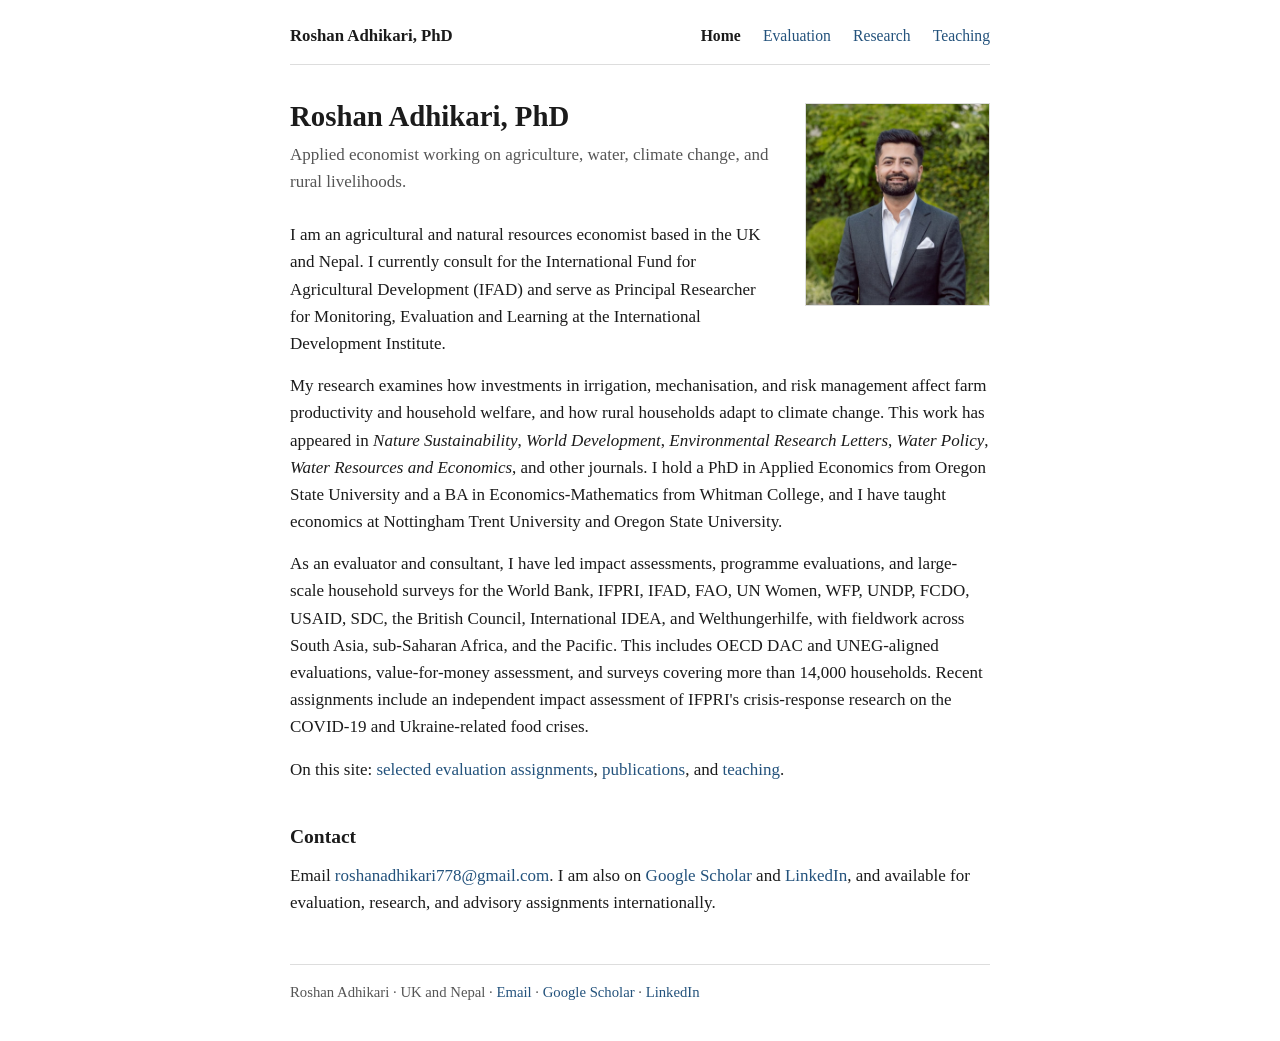
<file: index.html>
<!DOCTYPE html>
<html lang="en">
<head>
  <meta charset="utf-8">
  <meta name="viewport" content="width=device-width, initial-scale=1">
  <title>Roshan Adhikari, PhD</title>
  <meta name="description" content="Roshan Adhikari is an applied economist working on agriculture, water, climate change, and rural livelihoods. Research and evaluation for the World Bank, IFAD, and UN agencies.">
  <meta name="author" content="Roshan Adhikari">
  <link rel="canonical" href="https://www.roshanadhikari.com/">
  <meta property="og:title" content="Roshan Adhikari, PhD">
  <meta property="og:description" content="Applied economist. Research and evaluation on agriculture, water, climate change, and rural livelihoods.">
  <meta property="og:url" content="https://www.roshanadhikari.com/">
  <meta property="og:type" content="website">
  <meta property="og:image" content="https://www.roshanadhikari.com/headshot.jpg">
  <link rel="stylesheet" href="style.css?v=2">
  <script type="application/ld+json">
  {
    "@context": "https://schema.org",
    "@type": "Person",
    "name": "Roshan Adhikari",
    "honorificSuffix": "PhD",
    "url": "https://www.roshanadhikari.com",
    "image": "https://www.roshanadhikari.com/headshot.jpg",
    "jobTitle": "Applied Economist",
    "email": "mailto:roshanadhikari778@gmail.com",
    "alumniOf": [
      {"@type": "CollegeOrUniversity", "name": "Oregon State University"},
      {"@type": "CollegeOrUniversity", "name": "Whitman College"}
    ],
    "worksFor": [
      {"@type": "Organization", "name": "International Fund for Agricultural Development (IFAD)"},
      {"@type": "Organization", "name": "International Development Institute"}
    ],
    "knowsAbout": ["agricultural economics", "irrigation", "water resources", "climate change adaptation", "impact evaluation", "monitoring and evaluation", "rural development"],
    "sameAs": [
      "https://scholar.google.com/citations?user=9RHZ2VkAAAAJ&hl=en",
      "https://www.linkedin.com/in/roshan-adhikari-90b43949/"
    ]
  }
  </script>
</head>
<body>
<div class="page">

<header>
  <div class="site-name"><a href="index.html">Roshan Adhikari, PhD</a></div>
  <nav class="main">
    <a class="here" href="index.html">Home</a>
    <a href="consulting.html">Evaluation</a>
    <a href="research.html">Research</a>
    <a href="teaching.html">Teaching</a>
  </nav>
</header>

<main>
  <img class="photo" src="headshot.jpg?v=3" alt="Roshan Adhikari">

  <h1>Roshan Adhikari, PhD</h1>
  <p class="subtitle">Applied economist working on agriculture, water, climate change, and rural livelihoods.</p>

  <p>I am an agricultural and natural resources economist based in the UK and Nepal. I currently consult for the International Fund for Agricultural Development (IFAD) and serve as Principal Researcher for Monitoring, Evaluation and Learning at the International Development Institute.</p>

  <p>My research examines how investments in irrigation, mechanisation, and risk management affect farm productivity and household welfare, and how rural households adapt to climate change. This work has appeared in <em>Nature Sustainability</em>, <em>World Development</em>, <em>Environmental Research Letters</em>, <em>Water Policy</em>, <em>Water Resources and Economics</em>, and other journals. I hold a PhD in Applied Economics from Oregon State University and a BA in Economics-Mathematics from Whitman College, and I have taught economics at Nottingham Trent University and Oregon State University.</p>

  <p>As an evaluator and consultant, I have led impact assessments, programme evaluations, and large-scale household surveys for the World Bank, IFPRI, IFAD, FAO, UN Women, WFP, UNDP, FCDO, USAID, SDC, the British Council, International IDEA, and Welthungerhilfe, with fieldwork across South Asia, sub-Saharan Africa, and the Pacific. This includes OECD DAC and UNEG-aligned evaluations, value-for-money assessment, and surveys covering more than 14,000 households. Recent assignments include an independent impact assessment of IFPRI's crisis-response research on the COVID-19 and Ukraine-related food crises.</p>

  <p>On this site: <a href="consulting.html">selected evaluation assignments</a>, <a href="research.html">publications</a>, and <a href="teaching.html">teaching</a>.</p>

  <h2>Contact</h2>
  <p>Email <a href="mailto:roshanadhikari778@gmail.com">roshanadhikari778@gmail.com</a>. I am also on <a href="https://scholar.google.com/citations?user=9RHZ2VkAAAAJ&amp;hl=en">Google Scholar</a> and <a href="https://www.linkedin.com/in/roshan-adhikari-90b43949/">LinkedIn</a>, and available for evaluation, research, and advisory assignments internationally.</p>
</main>

<footer>
  Roshan Adhikari &middot; UK and Nepal &middot; <a href="mailto:roshanadhikari778@gmail.com">Email</a> &middot; <a href="https://scholar.google.com/citations?user=9RHZ2VkAAAAJ&amp;hl=en">Google Scholar</a> &middot; <a href="https://www.linkedin.com/in/roshan-adhikari-90b43949/">LinkedIn</a>
</footer>

</div>
</body>
</html>
</file>
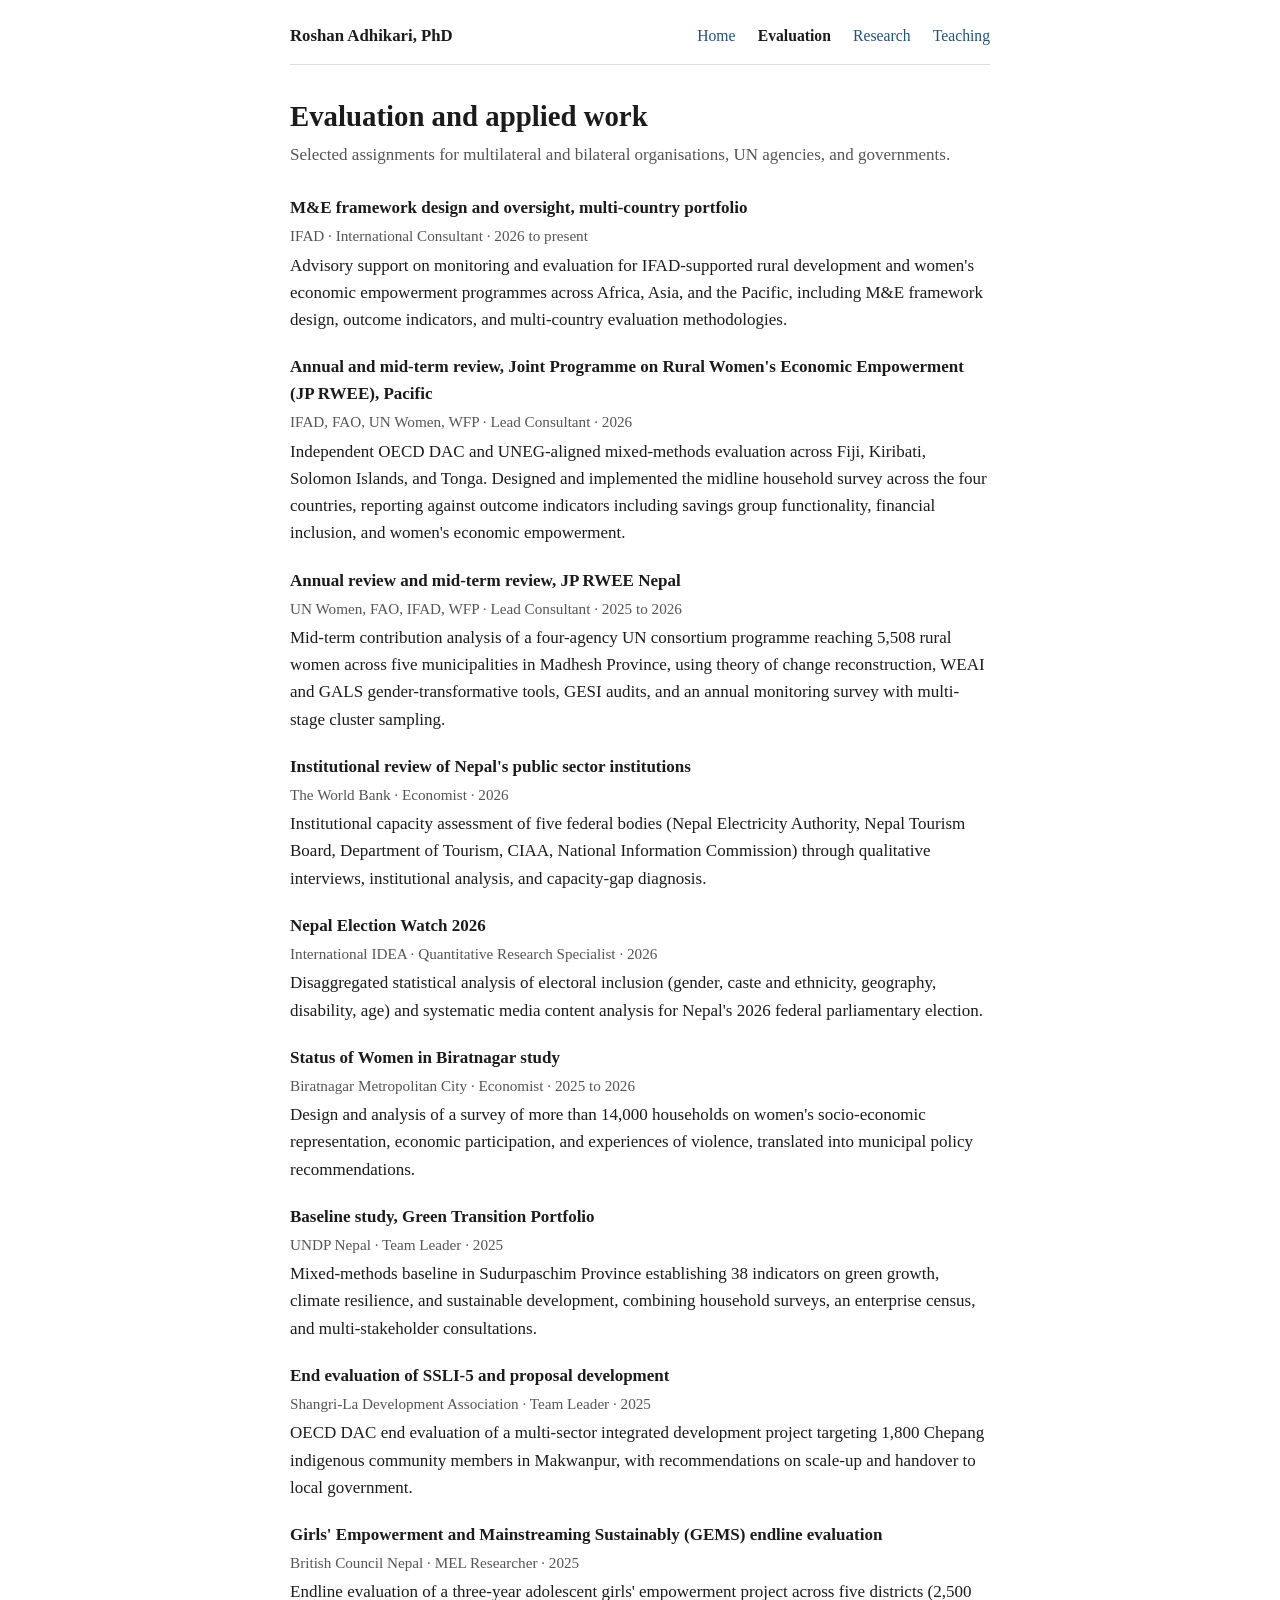
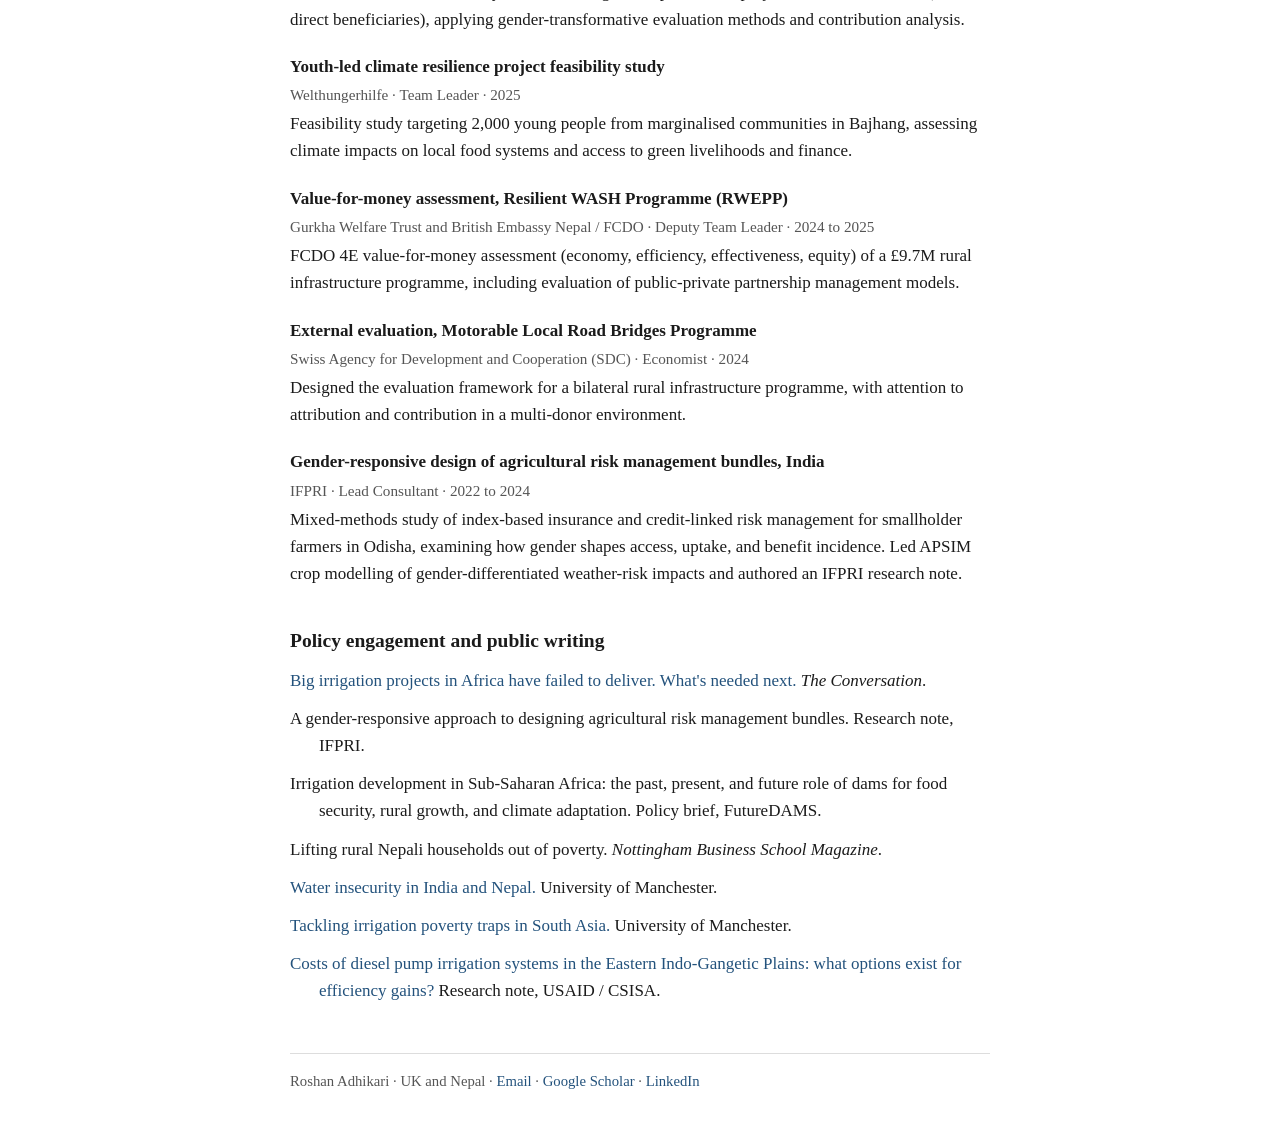
<file: consulting.html>
<!DOCTYPE html>
<html lang="en">
<head>
  <meta charset="utf-8">
  <meta name="viewport" content="width=device-width, initial-scale=1">
  <title>Evaluation and Applied Work — Roshan Adhikari</title>
  <meta name="description" content="Selected evaluation, impact assessment, and policy-research assignments of Roshan Adhikari for the World Bank, IFAD, FAO, UN Women, WFP, UNDP, FCDO, and bilateral donors.">
  <link rel="canonical" href="https://www.roshanadhikari.com/consulting.html">
  <link rel="stylesheet" href="style.css?v=2">
</head>
<body>
<div class="page">

<header>
  <div class="site-name"><a href="index.html">Roshan Adhikari, PhD</a></div>
  <nav class="main">
    <a href="index.html">Home</a>
    <a class="here" href="consulting.html">Evaluation</a>
    <a href="research.html">Research</a>
    <a href="teaching.html">Teaching</a>
  </nav>
</header>

<main>
  <h1>Evaluation and applied work</h1>
  <p class="subtitle">Selected assignments for multilateral and bilateral organisations, UN agencies, and governments.</p>

  <div class="item">
    <p><strong>M&amp;E framework design and oversight, multi-country portfolio</strong></p>
    <p class="meta">IFAD &middot; International Consultant &middot; 2026 to present</p>
    <p>Advisory support on monitoring and evaluation for IFAD-supported rural development and women's economic empowerment programmes across Africa, Asia, and the Pacific, including M&amp;E framework design, outcome indicators, and multi-country evaluation methodologies.</p>
  </div>

  <div class="item">
    <p><strong>Annual and mid-term review, Joint Programme on Rural Women's Economic Empowerment (JP RWEE), Pacific</strong></p>
    <p class="meta">IFAD, FAO, UN Women, WFP &middot; Lead Consultant &middot; 2026</p>
    <p>Independent OECD DAC and UNEG-aligned mixed-methods evaluation across Fiji, Kiribati, Solomon Islands, and Tonga. Designed and implemented the midline household survey across the four countries, reporting against outcome indicators including savings group functionality, financial inclusion, and women's economic empowerment.</p>
  </div>

  <div class="item">
    <p><strong>Annual review and mid-term review, JP RWEE Nepal</strong></p>
    <p class="meta">UN Women, FAO, IFAD, WFP &middot; Lead Consultant &middot; 2025 to 2026</p>
    <p>Mid-term contribution analysis of a four-agency UN consortium programme reaching 5,508 rural women across five municipalities in Madhesh Province, using theory of change reconstruction, WEAI and GALS gender-transformative tools, GESI audits, and an annual monitoring survey with multi-stage cluster sampling.</p>
  </div>

  <div class="item">
    <p><strong>Institutional review of Nepal's public sector institutions</strong></p>
    <p class="meta">The World Bank &middot; Economist &middot; 2026</p>
    <p>Institutional capacity assessment of five federal bodies (Nepal Electricity Authority, Nepal Tourism Board, Department of Tourism, CIAA, National Information Commission) through qualitative interviews, institutional analysis, and capacity-gap diagnosis.</p>
  </div>

  <div class="item">
    <p><strong>Nepal Election Watch 2026</strong></p>
    <p class="meta">International IDEA &middot; Quantitative Research Specialist &middot; 2026</p>
    <p>Disaggregated statistical analysis of electoral inclusion (gender, caste and ethnicity, geography, disability, age) and systematic media content analysis for Nepal's 2026 federal parliamentary election.</p>
  </div>

  <div class="item">
    <p><strong>Status of Women in Biratnagar study</strong></p>
    <p class="meta">Biratnagar Metropolitan City &middot; Economist &middot; 2025 to 2026</p>
    <p>Design and analysis of a survey of more than 14,000 households on women's socio-economic representation, economic participation, and experiences of violence, translated into municipal policy recommendations.</p>
  </div>

  <div class="item">
    <p><strong>Baseline study, Green Transition Portfolio</strong></p>
    <p class="meta">UNDP Nepal &middot; Team Leader &middot; 2025</p>
    <p>Mixed-methods baseline in Sudurpaschim Province establishing 38 indicators on green growth, climate resilience, and sustainable development, combining household surveys, an enterprise census, and multi-stakeholder consultations.</p>
  </div>

  <div class="item">
    <p><strong>End evaluation of SSLI-5 and proposal development</strong></p>
    <p class="meta">Shangri-La Development Association &middot; Team Leader &middot; 2025</p>
    <p>OECD DAC end evaluation of a multi-sector integrated development project targeting 1,800 Chepang indigenous community members in Makwanpur, with recommendations on scale-up and handover to local government.</p>
  </div>

  <div class="item">
    <p><strong>Girls' Empowerment and Mainstreaming Sustainably (GEMS) endline evaluation</strong></p>
    <p class="meta">British Council Nepal &middot; MEL Researcher &middot; 2025</p>
    <p>Endline evaluation of a three-year adolescent girls' empowerment project across five districts (2,500 direct beneficiaries), applying gender-transformative evaluation methods and contribution analysis.</p>
  </div>

  <div class="item">
    <p><strong>Youth-led climate resilience project feasibility study</strong></p>
    <p class="meta">Welthungerhilfe &middot; Team Leader &middot; 2025</p>
    <p>Feasibility study targeting 2,000 young people from marginalised communities in Bajhang, assessing climate impacts on local food systems and access to green livelihoods and finance.</p>
  </div>

  <div class="item">
    <p><strong>Value-for-money assessment, Resilient WASH Programme (RWEPP)</strong></p>
    <p class="meta">Gurkha Welfare Trust and British Embassy Nepal / FCDO &middot; Deputy Team Leader &middot; 2024 to 2025</p>
    <p>FCDO 4E value-for-money assessment (economy, efficiency, effectiveness, equity) of a &pound;9.7M rural infrastructure programme, including evaluation of public-private partnership management models.</p>
  </div>

  <div class="item">
    <p><strong>External evaluation, Motorable Local Road Bridges Programme</strong></p>
    <p class="meta">Swiss Agency for Development and Cooperation (SDC) &middot; Economist &middot; 2024</p>
    <p>Designed the evaluation framework for a bilateral rural infrastructure programme, with attention to attribution and contribution in a multi-donor environment.</p>
  </div>

  <div class="item">
    <p><strong>Gender-responsive design of agricultural risk management bundles, India</strong></p>
    <p class="meta">IFPRI &middot; Lead Consultant &middot; 2022 to 2024</p>
    <p>Mixed-methods study of index-based insurance and credit-linked risk management for smallholder farmers in Odisha, examining how gender shapes access, uptake, and benefit incidence. Led APSIM crop modelling of gender-differentiated weather-risk impacts and authored an IFPRI research note.</p>
  </div>

  <h2>Policy engagement and public writing</h2>
  <ul class="refs">
    <li><a href="https://theconversation.com/big-irrigation-projects-in-africa-have-failed-to-deliver-whats-needed-next-160360">Big irrigation projects in Africa have failed to deliver. What's needed next.</a> <em>The Conversation</em>.</li>
    <li>A gender-responsive approach to designing agricultural risk management bundles. Research note, IFPRI.</li>
    <li>Irrigation development in Sub-Saharan Africa: the past, present, and future role of dams for food security, rural growth, and climate adaptation. Policy brief, FutureDAMS.</li>
    <li>Lifting rural Nepali households out of poverty. <em>Nottingham Business School Magazine</em>.</li>
    <li><a href="https://www.manchester.ac.uk/collaborate/worldwide/clean-water/india-and-nepal/water-insecurity/">Water insecurity in India and Nepal.</a> University of Manchester.</li>
    <li><a href="http://blog.policy.manchester.ac.uk/posts/2020/03/tackling-irrigation-poverty-traps-in-south-asia/">Tackling irrigation poverty traps in South Asia.</a> University of Manchester.</li>
    <li><a href="https://csisa.org/wp-content/uploads/sites/2/2019/11/191031-CSISA-RESEARCH-NOTE-15.pdf">Costs of diesel pump irrigation systems in the Eastern Indo-Gangetic Plains: what options exist for efficiency gains?</a> Research note, USAID / CSISA.</li>
  </ul>
</main>

<footer>
  Roshan Adhikari &middot; UK and Nepal &middot; <a href="mailto:roshanadhikari778@gmail.com">Email</a> &middot; <a href="https://scholar.google.com/citations?user=9RHZ2VkAAAAJ&amp;hl=en">Google Scholar</a> &middot; <a href="https://www.linkedin.com/in/roshan-adhikari-90b43949/">LinkedIn</a>
</footer>

</div>
</body>
</html>
</file>
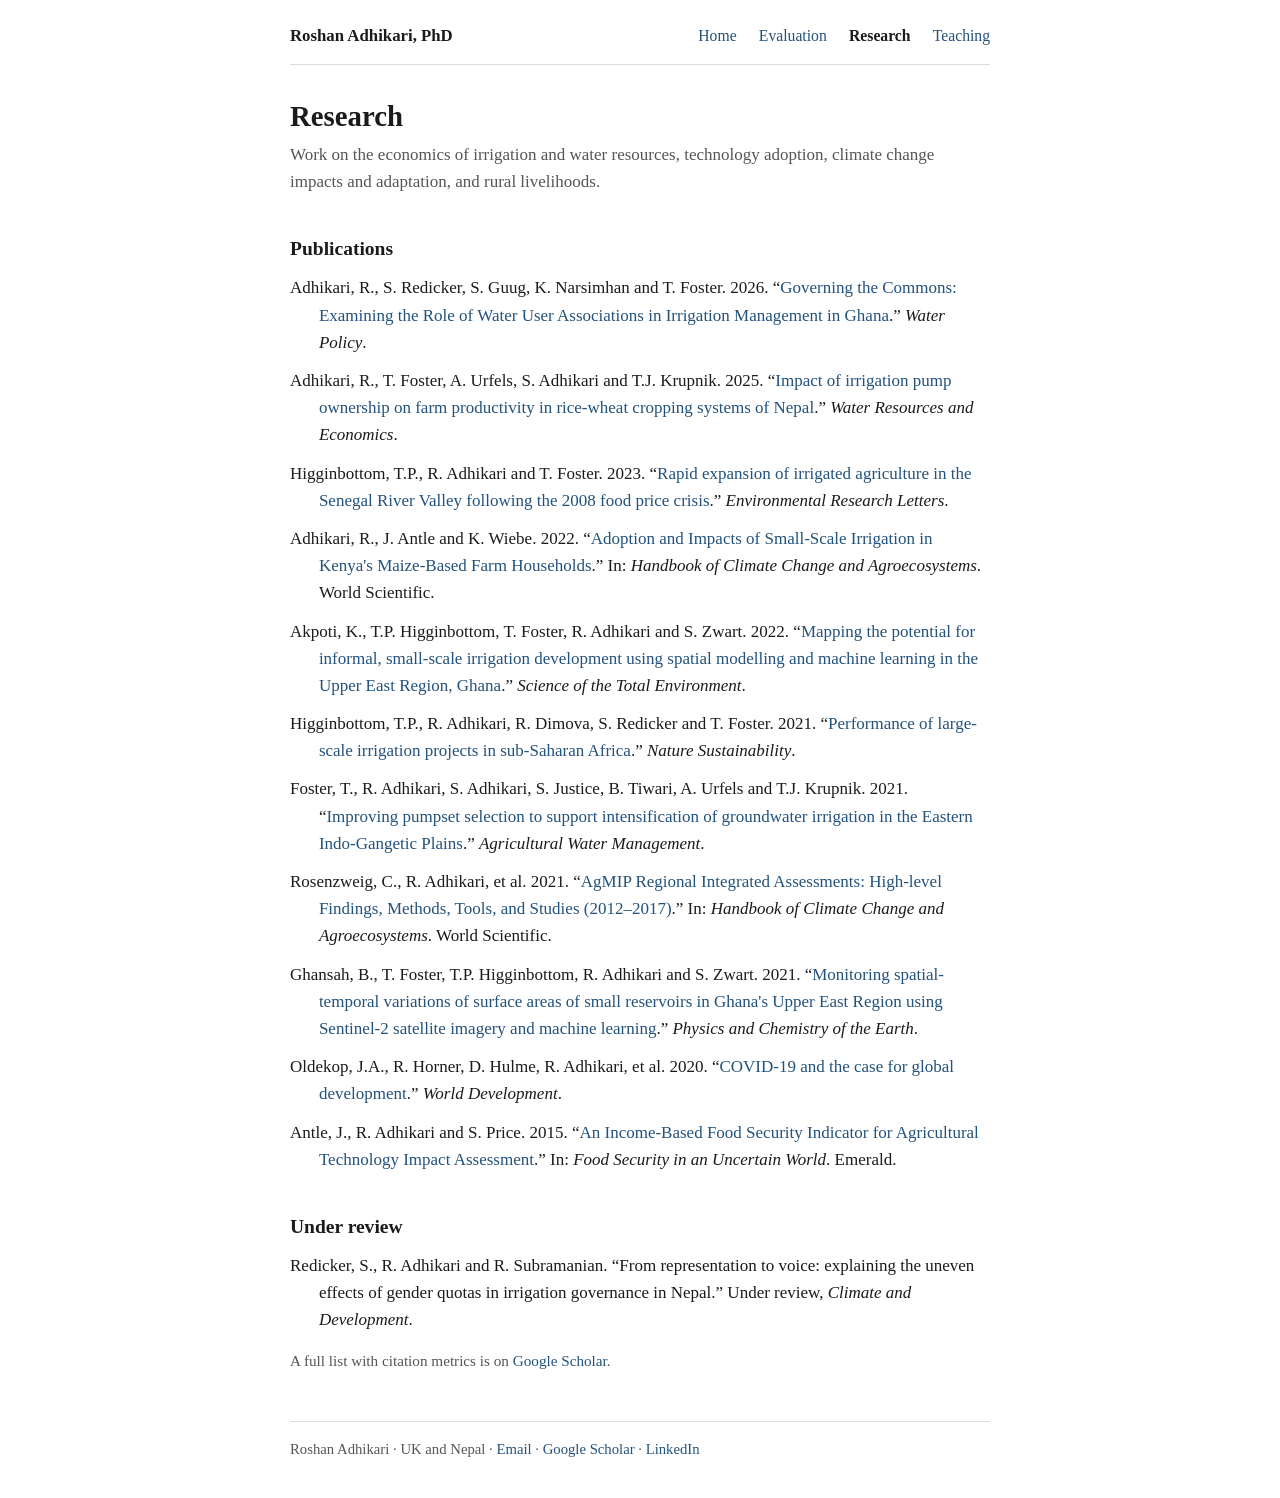
<file: research.html>
<!DOCTYPE html>
<html lang="en">
<head>
  <meta charset="utf-8">
  <meta name="viewport" content="width=device-width, initial-scale=1">
  <title>Publications — Roshan Adhikari</title>
  <meta name="description" content="Publications of Roshan Adhikari on the economics of irrigation and water resources, agricultural technology adoption, climate change impacts and adaptation, and rural livelihoods.">
  <link rel="canonical" href="https://www.roshanadhikari.com/research.html">
  <link rel="stylesheet" href="style.css?v=2">
</head>
<body>
<div class="page">

<header>
  <div class="site-name"><a href="index.html">Roshan Adhikari, PhD</a></div>
  <nav class="main">
    <a href="index.html">Home</a>
    <a href="consulting.html">Evaluation</a>
    <a class="here" href="research.html">Research</a>
    <a href="teaching.html">Teaching</a>
  </nav>
</header>

<main>
  <h1>Research</h1>
  <p class="subtitle">Work on the economics of irrigation and water resources, technology adoption, climate change impacts and adaptation, and rural livelihoods.</p>

  <h2>Publications</h2>
  <ul class="refs">
    <li>Adhikari, R., S. Redicker, S. Guug, K. Narsimhan and T. Foster. 2026. &ldquo;<a href="https://iwaponline.com/wp/article/28/3/427/111097/Balancing-autonomy-and-support-in-Ghana-s">Governing the Commons: Examining the Role of Water User Associations in Irrigation Management in Ghana</a>.&rdquo; <em>Water Policy</em>.</li>
    <li>Adhikari, R., T. Foster, A. Urfels, S. Adhikari and T.J. Krupnik. 2025. &ldquo;<a href="https://www.sciencedirect.com/science/article/pii/S221242842500009X">Impact of irrigation pump ownership on farm productivity in rice-wheat cropping systems of Nepal</a>.&rdquo; <em>Water Resources and Economics</em>.</li>
    <li>Higginbottom, T.P., R. Adhikari and T. Foster. 2023. &ldquo;<a href="https://iopscience.iop.org/article/10.1088/1748-9326/acaa46">Rapid expansion of irrigated agriculture in the Senegal River Valley following the 2008 food price crisis</a>.&rdquo; <em>Environmental Research Letters</em>.</li>
    <li>Adhikari, R., J. Antle and K. Wiebe. 2022. &ldquo;<a href="https://www.worldscientific.com/doi/10.1142/9781786348814_0003">Adoption and Impacts of Small-Scale Irrigation in Kenya's Maize-Based Farm Households</a>.&rdquo; In: <em>Handbook of Climate Change and Agroecosystems</em>. World Scientific.</li>
    <li>Akpoti, K., T.P. Higginbottom, T. Foster, R. Adhikari and S. Zwart. 2022. &ldquo;<a href="https://www.sciencedirect.com/science/article/pii/S0048969721050348">Mapping the potential for informal, small-scale irrigation development using spatial modelling and machine learning in the Upper East Region, Ghana</a>.&rdquo; <em>Science of the Total Environment</em>.</li>
    <li>Higginbottom, T.P., R. Adhikari, R. Dimova, S. Redicker and T. Foster. 2021. &ldquo;<a href="https://www.nature.com/articles/s41893-020-00670-7">Performance of large-scale irrigation projects in sub-Saharan Africa</a>.&rdquo; <em>Nature Sustainability</em>.</li>
    <li>Foster, T., R. Adhikari, S. Adhikari, S. Justice, B. Tiwari, A. Urfels and T.J. Krupnik. 2021. &ldquo;<a href="https://www.sciencedirect.com/science/article/pii/S0378377421003358">Improving pumpset selection to support intensification of groundwater irrigation in the Eastern Indo-Gangetic Plains</a>.&rdquo; <em>Agricultural Water Management</em>.</li>
    <li>Rosenzweig, C., R. Adhikari, et al. 2021. &ldquo;<a href="https://www.worldscientific.com/doi/10.1142/9781786348791_0005">AgMIP Regional Integrated Assessments: High-level Findings, Methods, Tools, and Studies (2012&ndash;2017)</a>.&rdquo; In: <em>Handbook of Climate Change and Agroecosystems</em>. World Scientific.</li>
    <li>Ghansah, B., T. Foster, T.P. Higginbottom, R. Adhikari and S. Zwart. 2021. &ldquo;<a href="https://www.sciencedirect.com/science/article/pii/S147470652100125X">Monitoring spatial-temporal variations of surface areas of small reservoirs in Ghana's Upper East Region using Sentinel-2 satellite imagery and machine learning</a>.&rdquo; <em>Physics and Chemistry of the Earth</em>.</li>
    <li>Oldekop, J.A., R. Horner, D. Hulme, R. Adhikari, et al. 2020. &ldquo;<a href="https://www.sciencedirect.com/science/article/abs/pii/S0305750X20301704">COVID-19 and the case for global development</a>.&rdquo; <em>World Development</em>.</li>
    <li>Antle, J., R. Adhikari and S. Price. 2015. &ldquo;<a href="https://www.emerald.com/insight/content/doi/10.1108/S1574-871520150000015006/full/html">An Income-Based Food Security Indicator for Agricultural Technology Impact Assessment</a>.&rdquo; In: <em>Food Security in an Uncertain World</em>. Emerald.</li>
  </ul>

  <h2>Under review</h2>
  <ul class="refs">
    <li>Redicker, S., R. Adhikari and R. Subramanian. &ldquo;From representation to voice: explaining the uneven effects of gender quotas in irrigation governance in Nepal.&rdquo; Under review, <em>Climate and Development</em>.</li>
  </ul>

  <p class="note">A full list with citation metrics is on <a href="https://scholar.google.com/citations?user=9RHZ2VkAAAAJ&amp;hl=en">Google Scholar</a>.</p>
</main>

<footer>
  Roshan Adhikari &middot; UK and Nepal &middot; <a href="mailto:roshanadhikari778@gmail.com">Email</a> &middot; <a href="https://scholar.google.com/citations?user=9RHZ2VkAAAAJ&amp;hl=en">Google Scholar</a> &middot; <a href="https://www.linkedin.com/in/roshan-adhikari-90b43949/">LinkedIn</a>
</footer>

</div>
</body>
</html>
</file>
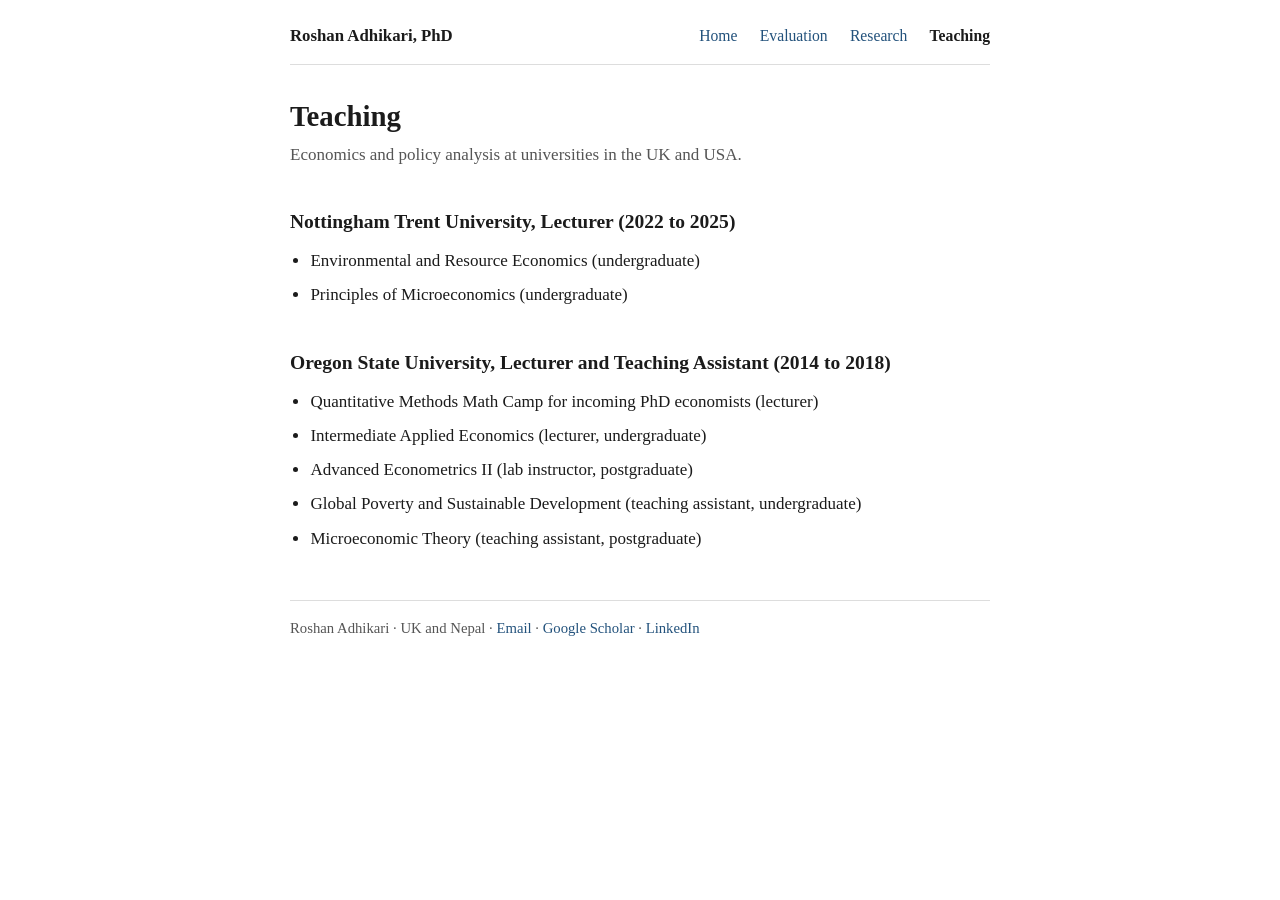
<file: teaching.html>
<!DOCTYPE html>
<html lang="en">
<head>
  <meta charset="utf-8">
  <meta name="viewport" content="width=device-width, initial-scale=1">
  <title>Teaching — Roshan Adhikari</title>
  <meta name="description" content="Teaching record of Roshan Adhikari: economics and policy analysis at Nottingham Trent University and Oregon State University.">
  <link rel="canonical" href="https://www.roshanadhikari.com/teaching.html">
  <link rel="stylesheet" href="style.css?v=2">
</head>
<body>
<div class="page">

<header>
  <div class="site-name"><a href="index.html">Roshan Adhikari, PhD</a></div>
  <nav class="main">
    <a href="index.html">Home</a>
    <a href="consulting.html">Evaluation</a>
    <a href="research.html">Research</a>
    <a class="here" href="teaching.html">Teaching</a>
  </nav>
</header>

<main>
  <h1>Teaching</h1>
  <p class="subtitle">Economics and policy analysis at universities in the UK and USA.</p>

  <h2>Nottingham Trent University, Lecturer (2022 to 2025)</h2>
  <ul class="plain">
    <li>Environmental and Resource Economics (undergraduate)</li>
    <li>Principles of Microeconomics (undergraduate)</li>
  </ul>

  <h2>Oregon State University, Lecturer and Teaching Assistant (2014 to 2018)</h2>
  <ul class="plain">
    <li>Quantitative Methods Math Camp for incoming PhD economists (lecturer)</li>
    <li>Intermediate Applied Economics (lecturer, undergraduate)</li>
    <li>Advanced Econometrics II (lab instructor, postgraduate)</li>
    <li>Global Poverty and Sustainable Development (teaching assistant, undergraduate)</li>
    <li>Microeconomic Theory (teaching assistant, postgraduate)</li>
  </ul>
</main>

<footer>
  Roshan Adhikari &middot; UK and Nepal &middot; <a href="mailto:roshanadhikari778@gmail.com">Email</a> &middot; <a href="https://scholar.google.com/citations?user=9RHZ2VkAAAAJ&amp;hl=en">Google Scholar</a> &middot; <a href="https://www.linkedin.com/in/roshan-adhikari-90b43949/">LinkedIn</a>
</footer>

</div>
</body>
</html>
</file>
<file: style.css>
/* roshanadhikari.com — quiet professional */

* { box-sizing: border-box; }

body {
  margin: 0;
  background: #ffffff;
  color: #1b1b1b;
  font-family: Georgia, 'Times New Roman', serif;
  font-size: 17px;
  line-height: 1.6;
}

.page {
  max-width: 740px;
  margin: 0 auto;
  padding: 0 20px;
}

a { color: #23527c; text-decoration: none; }
a:hover, a:focus { text-decoration: underline; }

/* header */
header {
  border-bottom: 1px solid #dddddd;
  padding: 22px 0 14px;
  margin-bottom: 34px;
  display: flex;
  flex-wrap: wrap;
  justify-content: space-between;
  align-items: baseline;
  gap: 6px 24px;
}
.site-name { font-weight: bold; font-size: 1.05rem; }
.site-name a { color: #1b1b1b; }
nav.main a { margin-left: 18px; font-size: 0.98rem; }
nav.main a:first-child { margin-left: 0; }
nav.main a.here { color: #1b1b1b; font-weight: bold; }

h1 {
  font-size: 1.8rem;
  font-weight: bold;
  line-height: 1.25;
  margin: 0 0 6px;
}
.subtitle { color: #555555; margin: 0 0 26px; }

h2 {
  font-size: 1.22rem;
  font-weight: bold;
  margin: 38px 0 10px;
}

p { margin: 0 0 15px; }

/* photo on home */
.photo {
  float: right;
  width: 185px;
  height: auto;
  margin: 4px 0 16px 26px;
  border: 1px solid #dddddd;
}
@media (max-width: 560px) {
  .photo { float: none; display: block; width: 150px; margin: 0 0 18px; }
}

/* publication / reference lists: hanging indent */
ul.refs {
  list-style: none;
  margin: 0 0 15px;
  padding: 0;
}
ul.refs li {
  padding-left: 1.7em;
  text-indent: -1.7em;
  margin: 0 0 11px;
}

/* assignment entries */
.item { margin: 0 0 20px; }
.item p { margin: 0 0 3px; }
.item .meta { color: #555555; font-size: 0.95rem; }

/* plain lists */
ul.plain { margin: 0 0 15px; padding-left: 1.2em; }
ul.plain li { margin: 0 0 7px; }

.note { color: #555555; font-size: 0.95rem; }

/* footer */
footer {
  border-top: 1px solid #dddddd;
  margin-top: 48px;
  padding: 16px 0 36px;
  color: #555555;
  font-size: 0.92rem;
}
</file>
